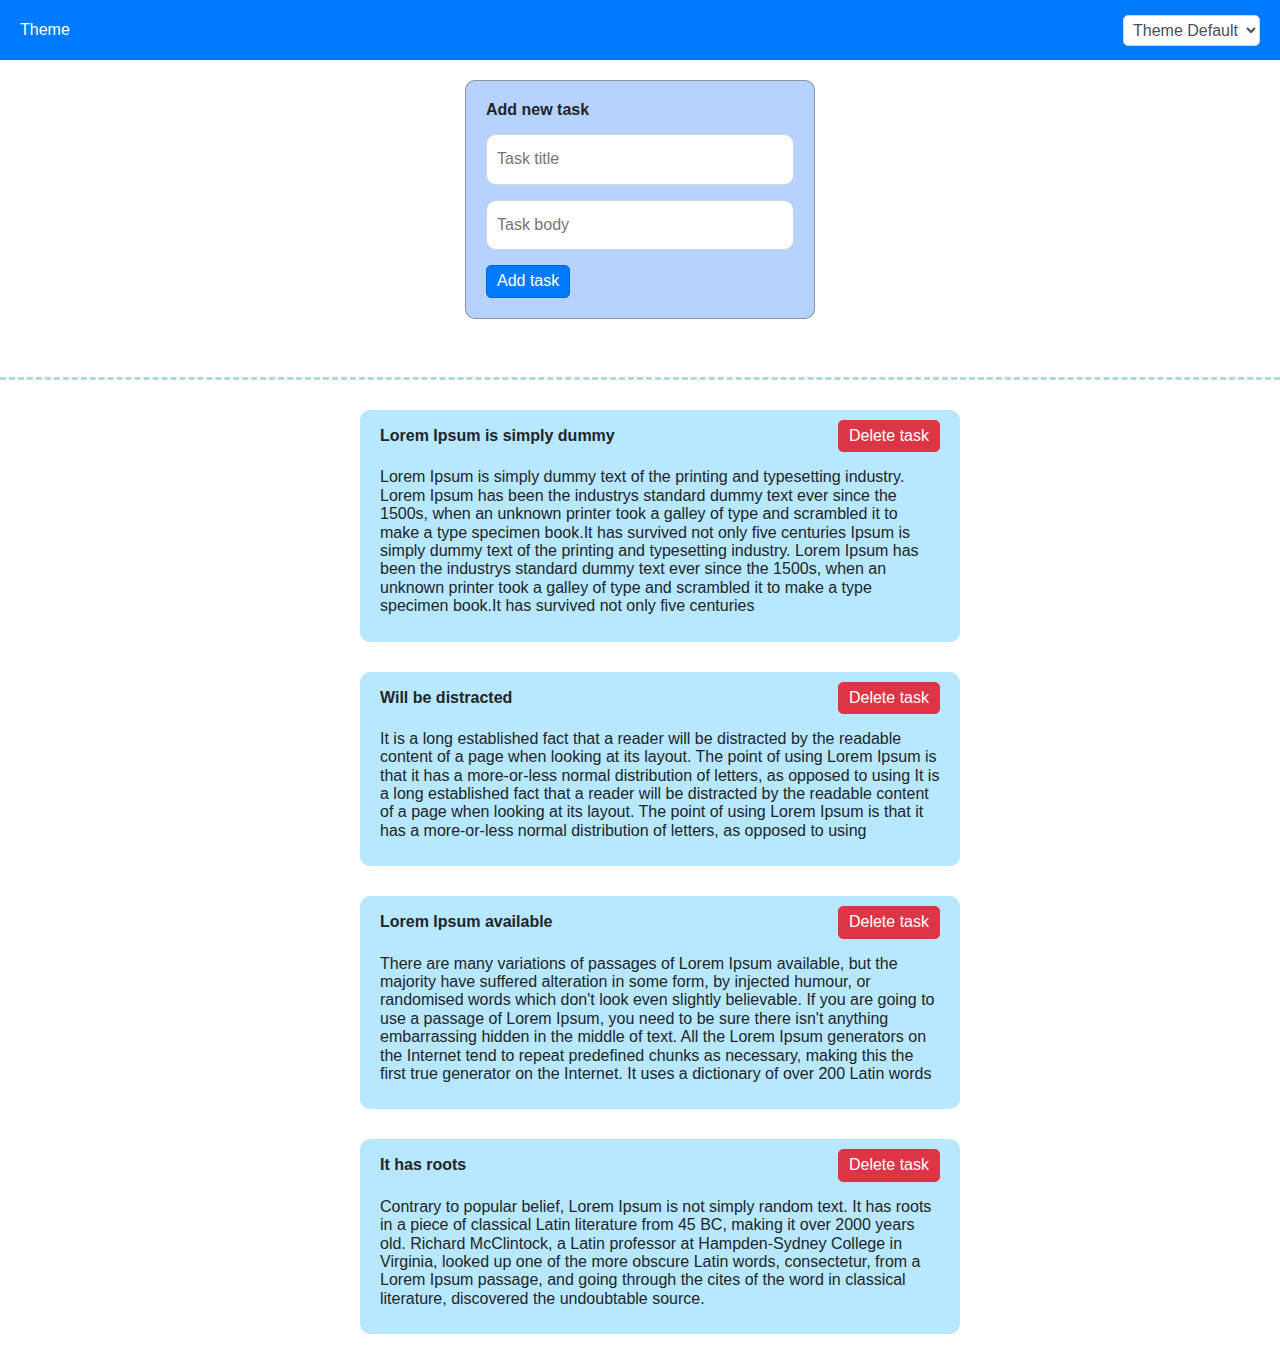
<file: index.html>
<!DOCTYPE html>
<html lang="en">
  <head>
    <meta charset="UTF-8" />
    <meta http-equiv="X-UA-Compatible" content="IE=edge" />
    <meta name="viewport" content="width=device-width, initial-scale=1.0" />
    <title>Todo_List</title>
    <link rel="stylesheet" href="norm.css" />
    <link rel="stylesheet" href="styles.css" />
  </head>
  <body>
    <nav class="navbar">
      <a href="#">Theme</a>
      <form class="nav-menu">
        <select name="" id="themeSelect">
          <option data-theme="default" value="default">Theme Default</option>
          <option data-theme="light" value="light">Theme light</option>
          <option data-theme="dark" value="dark">Theme dark</option>
        </select>
      </form>
    </nav>

    <div class="form-section">
      <div class="container">
        <div class="pos-center">
          <div class="card">
            <h4 class="card-title">Add new task</h4>
            <form action="addTask" name="addTask">
              <input
                type="text"
                name="title"
                id="title"
                class="form-control"
                placeholder="Task title"
              />
              <input
                type="text"
                name="body"
                id="body"
                class="form-control"
                placeholder="Task body"
              />
              <button type="submit" class="btn add-task-btn">Add task</button>
            </form>
          </div>
        </div>
      </div>
    </div>
    <!-- End of Form -->
    <div class="tasks-list-section">
      <div class="container2">
        <ul class="list-group">
          <!-- <li>
            <span>Task title</span>
            <p>
              Lorem ipsum dolor sit amet consectetur adipisicing elit.
              Doloribus, atque! Eveniet, molestias eius voluptas reprehenderit
              dolorem consequatur veniam, voluptates distinctio ipsam laborum
              sequi voluptate neque, nostrum qui quo modi provident.
            </p>
            <button class="btn-del delete-task-btn">Delete task</button>
          </li> -->
        </ul>
      </div>
    </div>
    <!-- End of Tasks -->
    <script src="app.js"></script>
  </body>
</html>
</file>
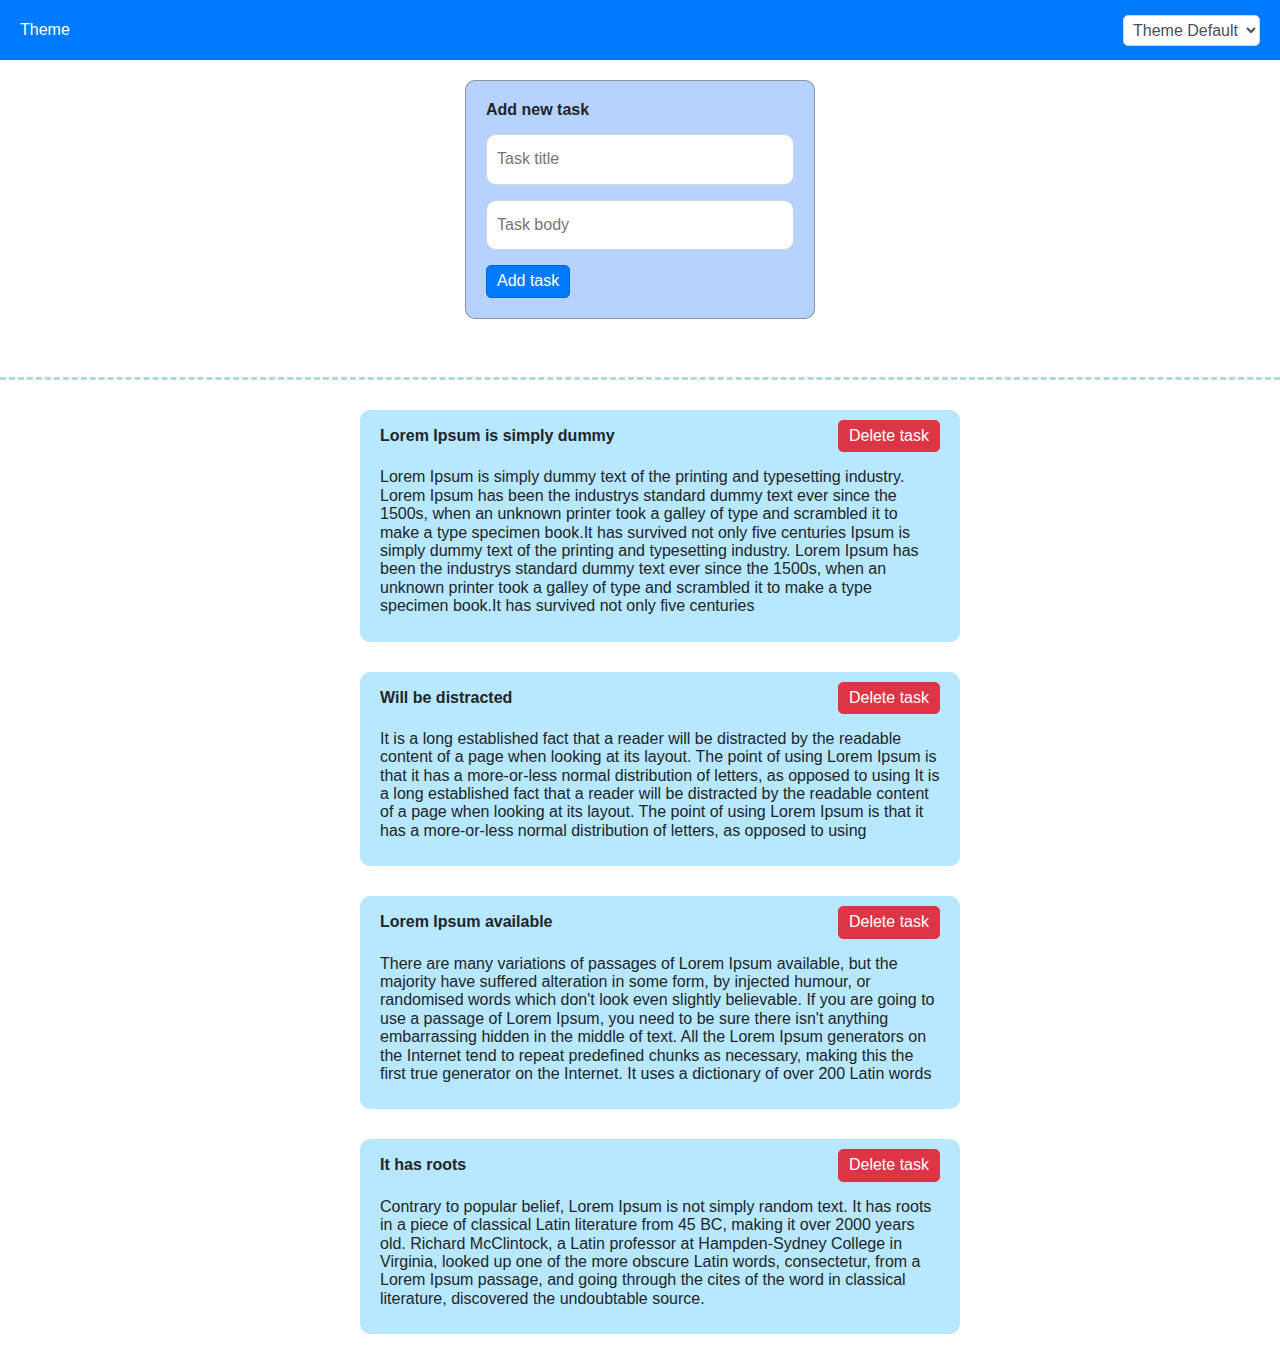
<file: ToDo.html>
<!DOCTYPE html>
<html lang="en">
  <head>
    <meta charset="UTF-8" />
    <meta http-equiv="X-UA-Compatible" content="IE=edge" />
    <meta name="viewport" content="width=device-width, initial-scale=1.0" />
    <title>Document</title>
    <link rel="stylesheet" href="norm.css" />
    <link rel="stylesheet" href="styles.css" />
  </head>
  <body>
    <nav class="navbar">
      <a href="#">Theme</a>
      <form class="nav-menu">
        <select name="" id="themeSelect">
          <option value="default">Theme Default</option>
          <option value="light">Theme light</option>
          <option value="dark">Theme dark</option>
        </select>
      </form>
    </nav>

    <div class="form-section">
      <div class="container">
        <div class="pos-center">
          <div class="card">
            <h4 class="card-title">Add new task</h4>
            <form action="addTask" name="addTask">
              <input
                type="text"
                name="title"
                id="title"
                class="form-control"
                placeholder="Task title"
              />
              <input
                type="text"
                name="body"
                id="body"
                class="form-control"
                placeholder="Task body"
              />
              <button type="submit" class="btn add-task-btn">Add task</button>
            </form>
          </div>
        </div>
      </div>
    </div>
    <!-- End of Form -->
    <div class="tasks-list-section">
      <div class="container2">
        <ul class="list-group">
          <!-- <li>
            <span>Task title</span>
            <p>
              Lorem ipsum dolor sit amet consectetur adipisicing elit.
              Doloribus, atque! Eveniet, molestias eius voluptas reprehenderit
              dolorem consequatur veniam, voluptates distinctio ipsam laborum
              sequi voluptate neque, nostrum qui quo modi provident.
            </p>
            <button class="btn-del delete-task-btn">Delete task</button>
          </li> -->
        </ul>
      </div>
    </div>
    <!-- End of Tasks -->
    <script src="app.js"></script>
  </body>
</html>
</file>
<file: styles.css>
:root {
  --base-text-color: #212529;
  --header-bg: #007bff;
  --header-text-color: #fff;
  --default-btn-bg: #007bff;
  --default-btn-text-color: #fff;
  --default-btn-hover-bg: #0069d9;
  --default-btn-border-color: #0069d9;
  --danger-btn-bg: #dc3545;
  --danger-btn-text-color: #fff;
  --danger-btn-hover-bg: #bd2130;
  --danger-btn-border-color: #dc3545;
  --input-border-color: #ced4da;
  --input-bg-color: #fff;
  --input-text-color: #495057;
  --input-focus-bg-color: #fff;
  --input-focus-text-color: #495057;
  --input-focus-border-color: #80bdff;
  --input-focus-box-shadow: 0 0 0 0.2rem rgba(0, 123, 255, 0.25);
}
* {
  box-sizing: border-box;
  font-family: Arial, "Helvetica Neue", Helvetica, sans-serif;
}
body {
  color: var(--base-text-color);
}
.container {
  width: 100%;
  /* background-color: azure; */
  height: 320px;
  /* position: relative; */
  border-bottom: 3px dashed lightblue;
  /* vertical-align: middle; */
  padding: 20px;
}
.pos-center {
  background-color: rgb(182, 211, 255);
  width: 350px;
  /* height: 350px; */
  /* position: absolute;
  left: 500px;
  top: 50px; */
  margin: 0 auto;
  padding: 20px;
  border-radius: 10px;
  border: 1px solid rgba(125, 125, 126, 0.773);
}
.pos-center h4 {
  margin: 0 0 15px 0;
}
.container form {
  flex-grow: 1;
  /* background-color: cadetblue; */
  flex-direction: column;
  justify-content: space-between;
}

.container form input {
  padding: 15px 10px;
  display: inline-block;
  width: 100%;
  margin-bottom: 15px;
  border-radius: 10px;
  border: 1px solid;
  background-color: var(--input-bg-color);
  border-color: var(--input-border-color);
  color: var(--input-text-color);
}
.btn {
  background-color: var(--default-btn-bg);
  color: var(--default-btn-text-color);
  padding: 6px 10px;
  border-radius: 5px;
  border: 1px solid;
  border-color: var(--default-btn-border-color);
  cursor: pointer;
}
.btn:hover {
  background-color: var(--default-btn-hover-bg);
}
.btn-del {
  background-color: var(--danger-btn-bg);
  color: var(--danger-btn-text-color);
  padding: 6px 10px;
  border-radius: 5px;
  border: 1px solid;
  border-color: var(--danger-btn-border-color);
  cursor: pointer;
  margin: 0 0 0 auto;
}
.btn-del:hover {
  background-color: var(--danger-btn-hover-bg);
}
/* ----------------------------------- */
.container2 {
  width: 100%;
  /* margin: 30px auto;
  border-radius: 10px;
  padding: 10px 20px; */
}
.container2 ul {
  list-style-type: none;
  /* background-color: rgb(184, 232, 255);
  width: 600px;
  margin: 30px auto;
  border-radius: 10px;
  padding: 10px 20px; */
}
.container2 ul li {
  background-color: rgb(184, 232, 255);
  width: 600px;
  margin: 30px auto;
  border-radius: 10px;
  padding: 10px 20px;
  display: flex;
  flex-wrap: wrap;
  align-items: center;
  justify-content: space-between;
  flex-basis: content;
}
.container2 ul li p {
  width: 100%;
}
/*/**------------------------------------Theme changer*/

.navbar {
  height: 60px;
  display: flex;
  align-items: center;
  padding: 20px;
  justify-content: space-between;
  /* background-color: dodgerblue; */
  background-color: var(--header-bg);
}
.navbar select {
  padding: 5px;
  border-radius: 5px;
  background-color: var(--input-bg-color);
  border-color: var(--input-border-color);
  color: var(--input-text-color);
}

.navbar select:focus,
.container form input:focus {
  background-color: var(--input-focus-bg-color);
  color: var(--input-text-color);
  border-color: var(--input-focus-border-color);
  box-shadow: var(--input-focus-box-shadow);
}
.navbar a {
  color: var(--header-text-color);
  text-decoration: none;
}
</file>
<file: norm.css>
/*! normalize.css v8.0.1 | MIT License | github.com/necolas/normalize.css */

/* Document
   ========================================================================== */

/**
 * 1. Correct the line height in all browsers.
 * 2. Prevent adjustments of font size after orientation changes in iOS.
 */

html {
  line-height: 1.15; /* 1 */
  -webkit-text-size-adjust: 100%; /* 2 */
}

/* Sections
   ========================================================================== */

/**
 * Remove the margin in all browsers.
 */

body {
  margin: 0;
}

/**
 * Render the `main` element consistently in IE.
 */

main {
  display: block;
}

/**
 * Correct the font size and margin on `h1` elements within `section` and
 * `article` contexts in Chrome, Firefox, and Safari.
 */

h1 {
  font-size: 2em;
  margin: 0.67em 0;
}

/* Grouping content
   ========================================================================== */

/**
 * 1. Add the correct box sizing in Firefox.
 * 2. Show the overflow in Edge and IE.
 */

hr {
  box-sizing: content-box; /* 1 */
  height: 0; /* 1 */
  overflow: visible; /* 2 */
}

/**
 * 1. Correct the inheritance and scaling of font size in all browsers.
 * 2. Correct the odd `em` font sizing in all browsers.
 */

pre {
  font-family: monospace, monospace; /* 1 */
  font-size: 1em; /* 2 */
}

/* Text-level semantics
   ========================================================================== */

/**
 * Remove the gray background on active links in IE 10.
 */

a {
  background-color: transparent;
}

/**
 * 1. Remove the bottom border in Chrome 57-
 * 2. Add the correct text decoration in Chrome, Edge, IE, Opera, and Safari.
 */

abbr[title] {
  border-bottom: none; /* 1 */
  text-decoration: underline; /* 2 */
  text-decoration: underline dotted; /* 2 */
}

/**
 * Add the correct font weight in Chrome, Edge, and Safari.
 */

b,
strong {
  font-weight: bolder;
}

/**
 * 1. Correct the inheritance and scaling of font size in all browsers.
 * 2. Correct the odd `em` font sizing in all browsers.
 */

code,
kbd,
samp {
  font-family: monospace, monospace; /* 1 */
  font-size: 1em; /* 2 */
}

/**
 * Add the correct font size in all browsers.
 */

small {
  font-size: 80%;
}

/**
 * Prevent `sub` and `sup` elements from affecting the line height in
 * all browsers.
 */

sub,
sup {
  font-size: 75%;
  line-height: 0;
  position: relative;
  vertical-align: baseline;
}

sub {
  bottom: -0.25em;
}

sup {
  top: -0.5em;
}

/* Embedded content
   ========================================================================== */

/**
 * Remove the border on images inside links in IE 10.
 */

img {
  border-style: none;
}

/* Forms
   ========================================================================== */

/**
 * 1. Change the font styles in all browsers.
 * 2. Remove the margin in Firefox and Safari.
 */

button,
input,
optgroup,
select,
textarea {
  font-family: inherit; /* 1 */
  font-size: 100%; /* 1 */
  line-height: 1.15; /* 1 */
  margin: 0; /* 2 */
}

/**
 * Show the overflow in IE.
 * 1. Show the overflow in Edge.
 */

button,
input {
  /* 1 */
  overflow: visible;
}

/**
 * Remove the inheritance of text transform in Edge, Firefox, and IE.
 * 1. Remove the inheritance of text transform in Firefox.
 */

button,
select {
  /* 1 */
  text-transform: none;
}

/**
 * Correct the inability to style clickable types in iOS and Safari.
 */

button,
[type="button"],
[type="reset"],
[type="submit"] {
  -webkit-appearance: button;
}

/**
 * Remove the inner border and padding in Firefox.
 */

button::-moz-focus-inner,
[type="button"]::-moz-focus-inner,
[type="reset"]::-moz-focus-inner,
[type="submit"]::-moz-focus-inner {
  border-style: none;
  padding: 0;
}

/**
 * Restore the focus styles unset by the previous rule.
 */

button:-moz-focusring,
[type="button"]:-moz-focusring,
[type="reset"]:-moz-focusring,
[type="submit"]:-moz-focusring {
  outline: 1px dotted ButtonText;
}

/**
 * Correct the padding in Firefox.
 */

fieldset {
  padding: 0.35em 0.75em 0.625em;
}

/**
 * 1. Correct the text wrapping in Edge and IE.
 * 2. Correct the color inheritance from `fieldset` elements in IE.
 * 3. Remove the padding so developers are not caught out when they zero out
 *    `fieldset` elements in all browsers.
 */

legend {
  box-sizing: border-box; /* 1 */
  color: inherit; /* 2 */
  display: table; /* 1 */
  max-width: 100%; /* 1 */
  padding: 0; /* 3 */
  white-space: normal; /* 1 */
}

/**
 * Add the correct vertical alignment in Chrome, Firefox, and Opera.
 */

progress {
  vertical-align: baseline;
}

/**
 * Remove the default vertical scrollbar in IE 10+.
 */

textarea {
  overflow: auto;
}

/**
 * 1. Add the correct box sizing in IE 10.
 * 2. Remove the padding in IE 10.
 */

[type="checkbox"],
[type="radio"] {
  box-sizing: border-box; /* 1 */
  padding: 0; /* 2 */
}

/**
 * Correct the cursor style of increment and decrement buttons in Chrome.
 */

[type="number"]::-webkit-inner-spin-button,
[type="number"]::-webkit-outer-spin-button {
  height: auto;
}

/**
 * 1. Correct the odd appearance in Chrome and Safari.
 * 2. Correct the outline style in Safari.
 */

[type="search"] {
  -webkit-appearance: textfield; /* 1 */
  outline-offset: -2px; /* 2 */
}

/**
 * Remove the inner padding in Chrome and Safari on macOS.
 */

[type="search"]::-webkit-search-decoration {
  -webkit-appearance: none;
}

/**
 * 1. Correct the inability to style clickable types in iOS and Safari.
 * 2. Change font properties to `inherit` in Safari.
 */

::-webkit-file-upload-button {
  -webkit-appearance: button; /* 1 */
  font: inherit; /* 2 */
}

/* Interactive
   ========================================================================== */

/*
 * Add the correct display in Edge, IE 10+, and Firefox.
 */

details {
  display: block;
}

/*
 * Add the correct display in all browsers.
 */

summary {
  display: list-item;
}

/* Misc
   ========================================================================== */

/**
 * Add the correct display in IE 10+.
 */

template {
  display: none;
}

/**
 * Add the correct display in IE 10.
 */

[hidden] {
  display: none;
}
</file>
